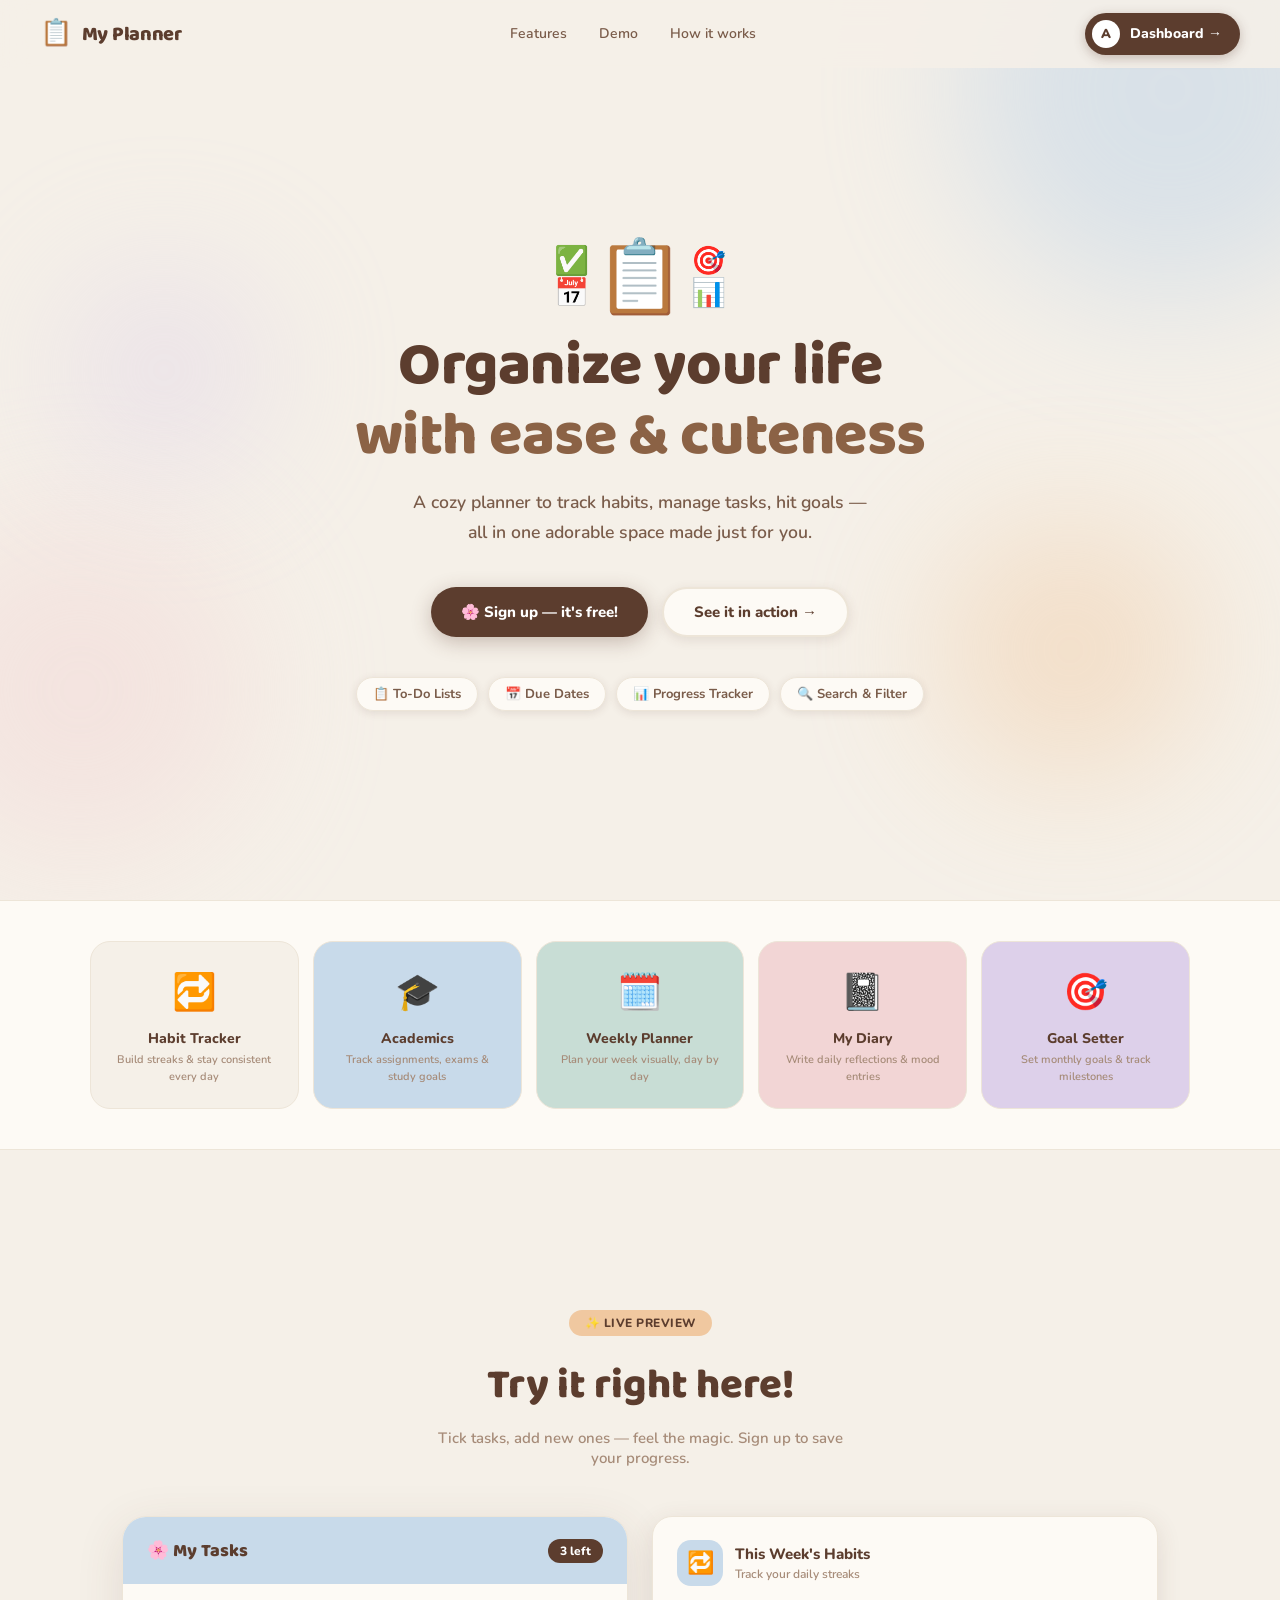
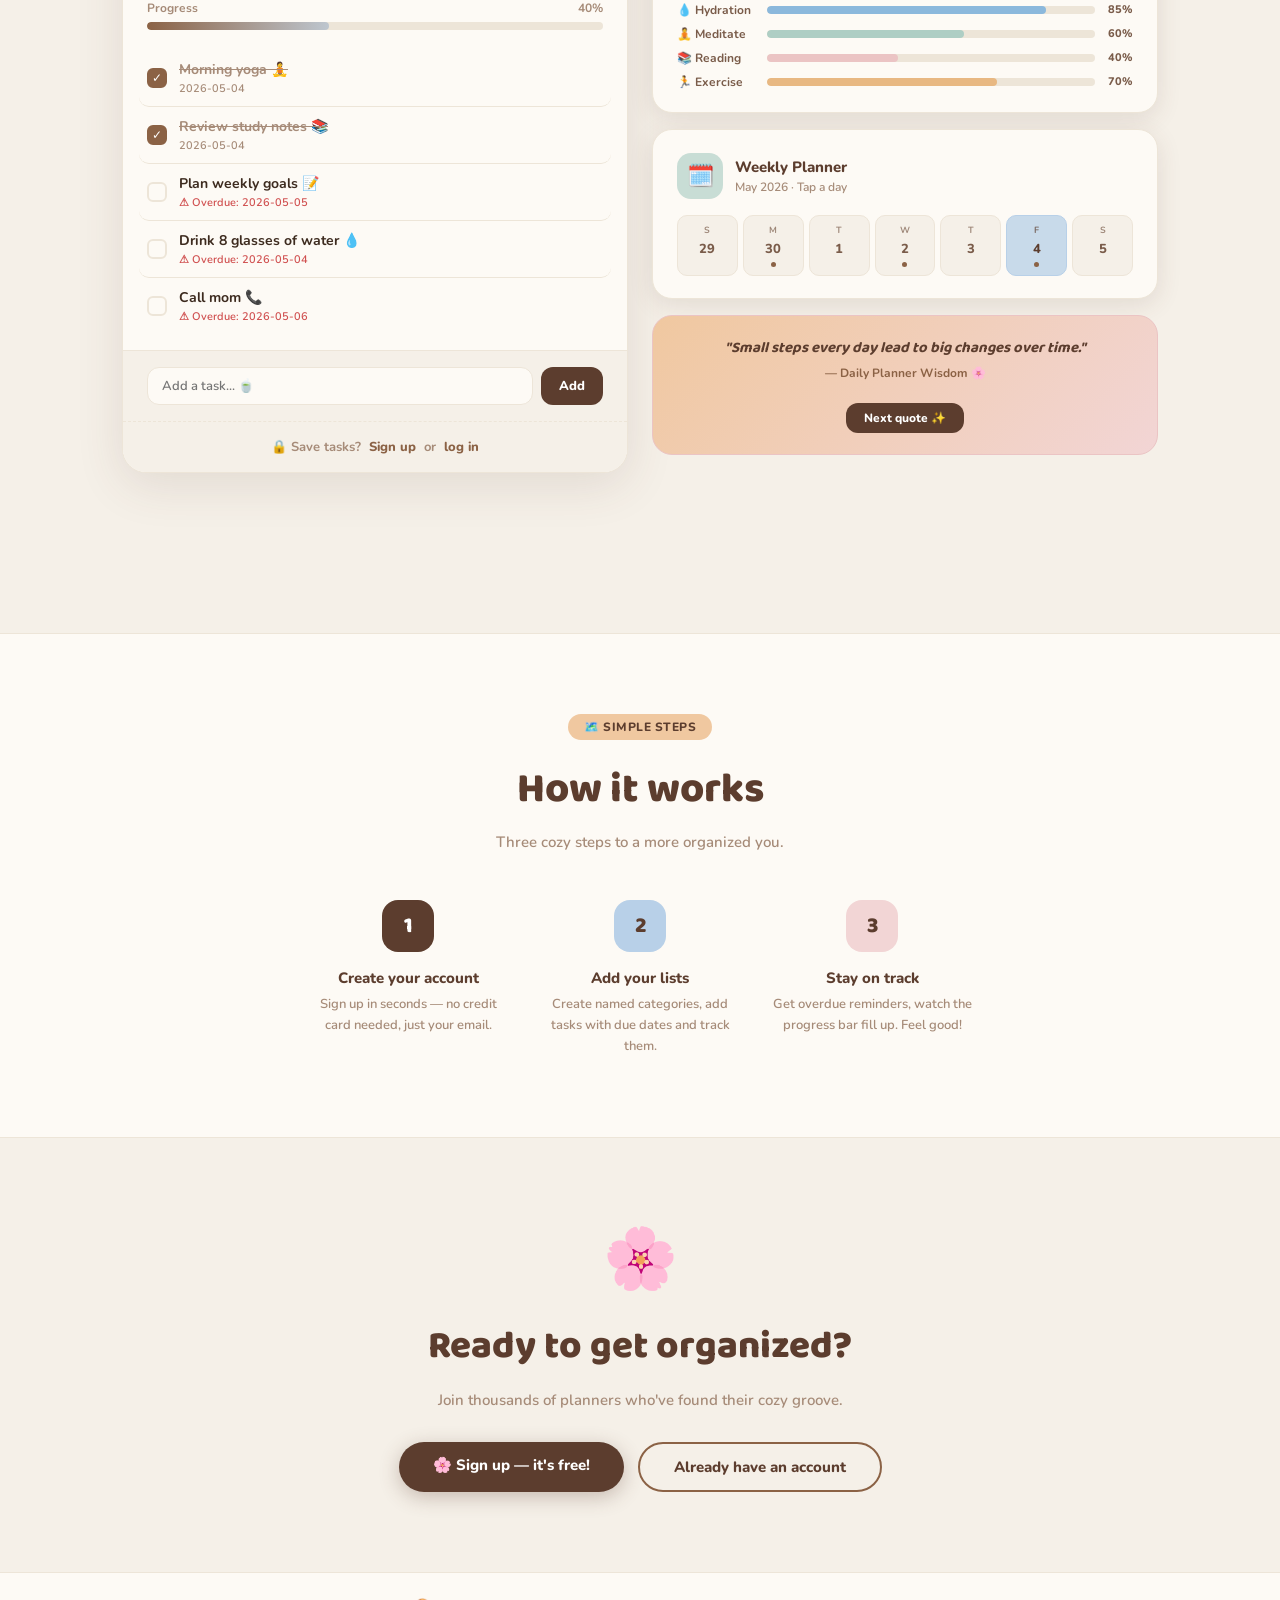
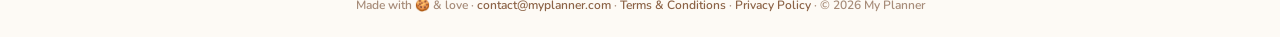
<file: index.html>
<!DOCTYPE html>
<html lang="en">
<head>
<meta charset="UTF-8">
<meta name="viewport" content="width=device-width, initial-scale=1.0">
<title>My Planner — Organize Your Life with Ease</title>
<link href="https://fonts.googleapis.com/css2?family=Nunito:wght@400;600;700;800;900&family=Baloo+2:wght@400;600;700;800;900&display=swap" rel="stylesheet">
<link rel="stylesheet" href="style.css">
</head>
<body>
<!-- NAV -->
<nav id="mainNav">
  <a class="nav-logo" href="#">
    <span class="logo-icon">📋</span>
    <span>My Planner</span>
  </a>
  <div class="nav-links">
    <a href="#features">Features</a>
    <a href="#demo">Demo</a>
    <a href="#how">How it works</a>
  </div>
  <div class="nav-cta">
  <a href="dashboard.html" class="nav-dash-btn">
    <div class="nav-initial">A</div>
    Dashboard →
  </a>
</div>
</nav>

<!-- HERO -->
<section class="hero">
  <div class="hero-bg-blobs">
    <div class="blob blob1"></div><div class="blob blob2"></div>
    <div class="blob blob3"></div><div class="blob blob4"></div>
  </div>
  <div class="hero-content">
    <div class="hero-emoji-cluster">
      <div class="side-emojis"><span>✅</span><span>📅</span></div>
      <div class="main-emoji">📋</div>
      <div class="side-emojis"><span>🎯</span><span>📊</span></div>
    </div>
    <h1>Organize your life<br><span>with ease & cuteness</span></h1>
    <p>A cozy planner to track habits, manage tasks, hit goals — all in one adorable space made just for you.</p>
    <div class="hero-btns">
      <a href="login.html?tab=signup" class="primary">🌸 Sign up — it's free!</a>
      <a href="#demo" class="secondary">See it in action →</a>
    </div>
    <div class="hero-chips">
      <div class="chip">📋 To-Do Lists</div>
      <div class="chip">📅 Due Dates</div>
      <div class="chip">📊 Progress Tracker</div>
      <div class="chip">🔍 Search & Filter</div>
    </div>
  </div>
</section>

<!-- FEATURES STRIP — 5 cards wider -->
<section id="features" class="features-strip">
  <div class="features-inner">
    <div class="feat-card">
      <div class="feat-icon">🔁</div>
      <div class="feat-label">Habit Tracker</div>
      <div class="feat-desc">Build streaks & stay consistent every day</div>
    </div>
    <div class="feat-card">
      <div class="feat-icon">🎓</div>
      <div class="feat-label">Academics</div>
      <div class="feat-desc">Track assignments, exams & study goals</div>
    </div>
    <div class="feat-card">
      <div class="feat-icon">🗓️</div>
      <div class="feat-label">Weekly Planner</div>
      <div class="feat-desc">Plan your week visually, day by day</div>
    </div>
    <div class="feat-card">
      <div class="feat-icon">📓</div>
      <div class="feat-label">My Diary</div>
      <div class="feat-desc">Write daily reflections & mood entries</div>
    </div>
    <div class="feat-card">
      <div class="feat-icon">🎯</div>
      <div class="feat-label">Goal Setter</div>
      <div class="feat-desc">Set monthly goals & track milestones</div>
    </div>
  </div>
</section>

<!-- DEMO SECTION — left demo, right panel -->
<div style="background:var(--cream);padding:5rem 2rem" id="demo">
  <div class="demo-section">
    <div class="demo-section-header">
      <span class="section-tag">✨ Live Preview</span>
      <h2 class="section-title">Try it right here!</h2>
      <p class="section-sub">Tick tasks, add new ones — feel the magic. Sign up to save your progress.</p>
    </div>

    <div class="demo-two-col">
      <!-- LEFT: demo to-do -->
      <div class="demo-box">
        <div class="demo-header">
          <span class="demo-header-title">🌸 My Tasks</span>
          <span class="demo-badge" id="taskBadge">3 left</span>
        </div>
        <div class="demo-progress">
          <div class="demo-prog-label">
            <span>Progress</span><span id="progPercent">40%</span>
          </div>
          <div class="demo-prog-track">
            <div class="demo-prog-fill" id="progFill"></div>
          </div>
        </div>
        <div class="demo-tasks" id="demoTasks"></div>
        <div class="demo-add-row">
          <input type="text" id="demoInput" placeholder="Add a task... 🍵" maxlength="60">
          <button onclick="addDemoTask()">Add</button>
        </div>
        <div class="demo-locked">
          🔒 Save tasks?<a href="login.html?tab=signup">Sign up</a> or <a href="login.html">log in</a>
        </div>
      </div>

      <!-- RIGHT: info panel -->
      <div class="right-panel">

        <!-- Habit tracker mini card -->
        <div class="info-card">
          <div class="info-card-header">
            <div class="info-card-icon ic-blue">🔁</div>
            <div class="info-card-icon-lbl">
              <h4>This Week's Habits</h4>
              <p>Track your daily streaks</p>
            </div>
          </div>
          <div class="mini-habit-list">
            <div class="mini-habit">
              <span class="habit-name">💧 Hydration</span>
              <div class="habit-bar-bg"><div class="habit-bar-fill hb-blue" style="width:85%"></div></div>
              <span class="habit-pct">85%</span>
            </div>
            <div class="mini-habit">
              <span class="habit-name">🧘 Meditate</span>
              <div class="habit-bar-bg"><div class="habit-bar-fill hb-mint" style="width:60%"></div></div>
              <span class="habit-pct">60%</span>
            </div>
            <div class="mini-habit">
              <span class="habit-name">📚 Reading</span>
              <div class="habit-bar-bg"><div class="habit-bar-fill hb-pink" style="width:40%"></div></div>
              <span class="habit-pct">40%</span>
            </div>
            <div class="mini-habit">
              <span class="habit-name">🏃 Exercise</span>
              <div class="habit-bar-bg"><div class="habit-bar-fill hb-peach" style="width:70%"></div></div>
              <span class="habit-pct">70%</span>
            </div>
          </div>
        </div>

        <!-- Weekly planner mini -->
        <div class="info-card">
          <div class="info-card-header">
            <div class="info-card-icon ic-mint">🗓️</div>
            <div class="info-card-icon-lbl">
              <h4>Weekly Planner</h4>
              <p>May 2026 · Tap a day</p>
            </div>
          </div>
          <div class="mini-week" id="miniWeek"></div>
        </div>

        <!-- Quote card -->
        <div class="quote-card">
          <div class="quote-text" id="quoteText">"Small steps every day lead to big changes over time."</div>
          <div class="quote-author">— Daily Planner Wisdom 🌸</div>
          <br>
          <button onclick="nextQuote()" style="background:var(--brown);color:#fff;border:none;border-radius:12px;padding:7px 18px;font-size:12px;font-weight:800;font-family:'Nunito',sans-serif;cursor:pointer;transition:background .2s" onmouseover="this.style.background='var(--brown-light)'" onmouseout="this.style.background='var(--brown)'">Next quote ✨</button>
        </div>

      </div>
    </div>
  </div>
</div>

<!-- HOW IT WORKS -->
<section id="how" class="how-section">
  <span class="section-tag">🗺️ Simple Steps</span>
  <h2 class="section-title">How it works</h2>
  <p class="section-sub" style="margin:0 auto .6rem">Three cozy steps to a more organized you.</p>
  <div class="steps">
    <div class="step">
      <div class="step-num">1</div>
      <h3>Create your account</h3>
      <p>Sign up in seconds — no credit card needed, just your email.</p>
    </div>
    <div class="step">
      <div class="step-num">2</div>
      <h3>Add your lists</h3>
      <p>Create named categories, add tasks with due dates and track them.</p>
    </div>
    <div class="step">
      <div class="step-num">3</div>
      <h3>Stay on track</h3>
      <p>Get overdue reminders, watch the progress bar fill up. Feel good!</p>
    </div>
  </div>
</section>

<!-- CTA -->
<section class="cta-section">
  <span class="cta-emoji">🌸</span>
  <h2>Ready to get organized?</h2>
  <p>Join thousands of planners who've found their cozy groove.</p>
  <div class="cta-btns">
    <a href="login.html?tab=signup" class="primary">🌸 Sign up — it's free!</a>
    <a href="login.html" class="secondary">Already have an account</a>
  </div>
</section>

<footer>
  Made with 🍪 &amp; love · 
  <a href="mailto:contact@myplanner.com">contact@myplanner.com</a> · 
  <a href="#">Terms & Conditions</a> · 
  <a href="#">Privacy Policy</a> · 
  © 2026 My Planner
</footer>
<script src="script.js"></script>
</body>
</html>
</file>
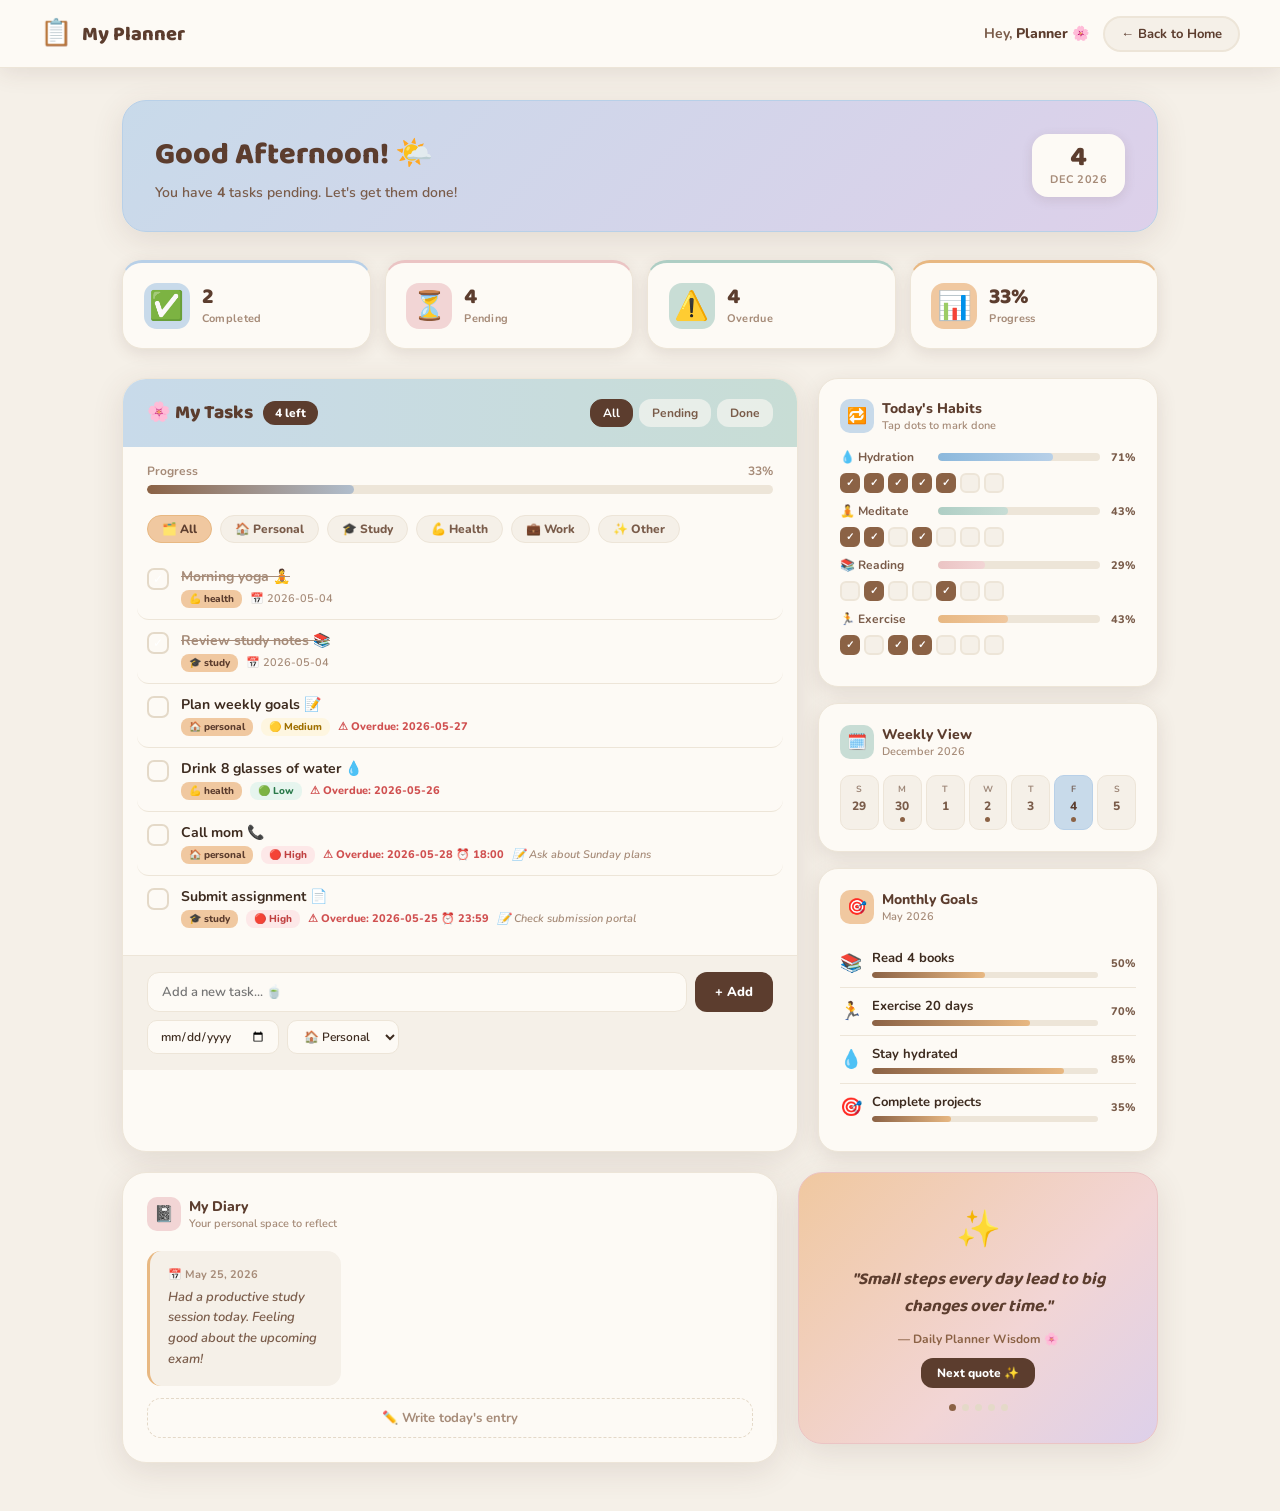
<file: dashboard.html>
<!DOCTYPE html>
<html lang="en">
<head>
<meta charset="UTF-8">
<meta name="viewport" content="width=device-width, initial-scale=1.0">
<title>My Planner — Dashboard</title>
<link href="https://fonts.googleapis.com/css2?family=Nunito:wght@400;600;700;800;900&family=Baloo+2:wght@400;600;700;800;900&display=swap" rel="stylesheet">
<style>
:root {
  --cream:#F5F0E8;--cream2:#EDE5D8;--cream3:#E4D9C8;
  --brown:#5C3D2E;--brown-light:#8B6245;--brown-xl:#C4A882;
  --blue-soft:#B8D0E8;--blue-card:#C8DAEA;
  --pink-soft:#F2D5D5;--pink2:#EBC4C4;
  --mint-soft:#C8DDD5;--mint2:#AECEC4;
  --peach:#F0C8A0;--peach2:#E8B882;
  --lavender:#DDD0EA;--lav2:#C8B8DC;
  --white:#FDFAF5;
  --text-dark:#3D2B1F;--text-mid:#7A5C4A;--text-light:#A68B78;
  --shadow:rgba(92,61,46,0.12);--shadow2:rgba(92,61,46,0.20);
  --nav-h:68px;
}
*{margin:0;padding:0;box-sizing:border-box}
html{scroll-behavior:smooth}
body{background:var(--cream);font-family:'Nunito',sans-serif;color:var(--text-dark);overflow-x:hidden}

/* NAV */
nav{
  position:fixed;top:0;left:0;right:0;z-index:100;height:var(--nav-h);
  background:rgba(253,250,245,0.97);backdrop-filter:blur(14px);
  border-bottom:1.5px solid var(--cream2);box-shadow:0 4px 24px var(--shadow);
  display:flex;align-items:center;justify-content:space-between;padding:0 2.5rem;
}
.nav-logo{display:flex;align-items:center;gap:10px;text-decoration:none}
.nav-logo .logo-icon{font-size:26px;line-height:1}
.nav-logo span{font-family:'Baloo 2',cursive;font-weight:900;font-size:20px;color:var(--brown)}
.nav-right{display:flex;align-items:center;gap:14px}
.nav-greeting{font-size:14px;font-weight:700;color:var(--text-mid)}
.nav-greeting span{color:var(--brown);font-weight:800}
.btn-logout{
  text-decoration:none;font-size:13px;font-weight:700;color:var(--brown);
  padding:7px 16px;border:2px solid var(--cream2);border-radius:20px;
  background:var(--cream);cursor:pointer;transition:all .2s;font-family:'Nunito',sans-serif;
}
.btn-logout:hover{border-color:var(--brown-light);background:var(--brown-light);color:#fff}

/* LAYOUT */
.dashboard{max-width:1100px;margin:0 auto;padding:calc(var(--nav-h) + 2rem) 2rem 3rem;}

/* WELCOME */
.welcome-banner{
  background:linear-gradient(135deg,var(--blue-card) 0%,var(--lavender) 100%);
  border:1.5px solid var(--blue-soft);border-radius:24px;
  padding:1.8rem 2rem;margin-bottom:1.8rem;
  display:flex;align-items:center;justify-content:space-between;flex-wrap:wrap;gap:1rem;
  box-shadow:0 8px 32px var(--shadow);
}
.welcome-text h2{font-family:'Baloo 2',cursive;font-size:clamp(1.4rem,3vw,1.9rem);font-weight:900;color:var(--brown);margin-bottom:4px;}
.welcome-text p{font-size:14px;font-weight:600;color:var(--text-mid)}
.welcome-date{background:var(--white);border-radius:16px;padding:10px 18px;text-align:center;box-shadow:0 3px 12px var(--shadow);}
.welcome-date .date-num{font-family:'Baloo 2',cursive;font-size:28px;font-weight:900;color:var(--brown);line-height:1}
.welcome-date .date-str{font-size:11px;font-weight:700;color:var(--text-light);letter-spacing:.5px;text-transform:uppercase}

/* STATS */
.stats-row{display:grid;grid-template-columns:repeat(4,1fr);gap:14px;margin-bottom:1.8rem;}
@media(max-width:700px){.stats-row{grid-template-columns:repeat(2,1fr)}}
.stat-card{
  background:var(--white);border:1.5px solid var(--cream2);border-radius:20px;
  padding:1.2rem 1.3rem;box-shadow:0 4px 16px var(--shadow);
  display:flex;align-items:center;gap:12px;transition:transform .2s,box-shadow .2s;cursor:default;
}
.stat-card:hover{transform:translateY(-4px);box-shadow:0 10px 28px var(--shadow2)}
.stat-card:nth-child(1){border-top:3px solid var(--blue-soft)}
.stat-card:nth-child(2){border-top:3px solid var(--pink2)}
.stat-card:nth-child(3){border-top:3px solid var(--mint2)}
.stat-card:nth-child(4){border-top:3px solid var(--peach2)}
.stat-icon{font-size:28px;width:46px;height:46px;border-radius:13px;display:flex;align-items:center;justify-content:center;flex-shrink:0}
.si-blue{background:var(--blue-card)}.si-pink{background:var(--pink-soft)}.si-mint{background:var(--mint-soft)}.si-peach{background:var(--peach)}
.stat-info .stat-num{font-family:'Baloo 2',cursive;font-size:22px;font-weight:900;color:var(--brown);line-height:1.1}
.stat-info .stat-lbl{font-size:11px;font-weight:700;color:var(--text-light);letter-spacing:.3px;margin-top:2px}

/* MAIN GRID */
.main-grid{display:grid;grid-template-columns:1fr 340px;gap:20px;align-items:stretch;}
@media(max-width:860px){.main-grid{grid-template-columns:1fr}}

/* TODO PANEL */
.todo-panel{background:var(--white);border:1.5px solid var(--cream2);border-radius:24px;box-shadow:0 8px 32px var(--shadow);overflow:hidden;height:100%;}
.todo-header{background:linear-gradient(90deg,var(--blue-card),var(--mint-soft));padding:1.2rem 1.5rem;display:flex;align-items:center;justify-content:space-between;flex-wrap:wrap;gap:10px;}
.todo-header-left{display:flex;align-items:center;gap:10px}
.todo-header-left h3{font-family:'Baloo 2',cursive;font-size:19px;font-weight:800;color:var(--brown)}
.todo-badge{background:var(--brown);color:#fff;font-size:12px;font-weight:800;padding:4px 12px;border-radius:12px}
.filter-tabs{display:flex;gap:6px}
.filter-tab{padding:5px 12px;border-radius:12px;font-size:12px;font-weight:700;font-family:'Nunito',sans-serif;border:1.5px solid transparent;cursor:pointer;transition:all .2s;background:rgba(253,250,245,0.6);color:var(--text-mid);}
.filter-tab.active{background:var(--brown);color:#fff;border-color:var(--brown)}
.filter-tab:hover:not(.active){background:var(--cream);border-color:var(--cream2)}
.todo-progress{padding:1rem 1.5rem .5rem}
.prog-row{display:flex;justify-content:space-between;font-size:12px;font-weight:700;color:var(--text-light);margin-bottom:6px}
.prog-track{height:9px;background:var(--cream2);border-radius:5px;overflow:hidden}
.prog-fill{height:9px;background:linear-gradient(90deg,var(--brown-light),var(--blue-soft) 120%);border-radius:5px;transition:width .5s ease}
.list-categories{display:flex;gap:8px;padding:.8rem 1.5rem .3rem;overflow-x:auto;scrollbar-width:none;}
.list-categories::-webkit-scrollbar{display:none}
.cat-chip{padding:5px 14px;border-radius:14px;font-size:12px;font-weight:800;white-space:nowrap;cursor:pointer;border:1.5px solid var(--cream2);background:var(--cream);color:var(--text-mid);transition:all .2s;flex-shrink:0;}
.cat-chip.active{background:var(--peach);border-color:var(--peach2);color:var(--brown)}
.cat-chip:hover:not(.active){border-color:var(--brown-xl)}

/* TASKS */
.tasks-list{padding:.5rem 1.5rem 1rem}
.task-item{
  display:flex;align-items:flex-start;gap:12px;padding:11px 10px;
  border-bottom:1px solid var(--cream2);cursor:pointer;
  border-radius:12px;margin:0 -10px;transition:background .15s;
  animation:taskFade .3s ease both;
}
@keyframes taskFade{from{opacity:0;transform:translateX(-8px)}to{opacity:1;transform:translateX(0)}}
.task-item:last-child{border-bottom:none}
.task-item:hover{background:var(--cream)}
.task-cb{width:22px;height:22px;border-radius:7px;border:2px solid var(--cream3);background:var(--white);display:flex;align-items:center;justify-content:center;flex-shrink:0;margin-top:1px;transition:all .2s;font-size:12px;color:#fff;}
.task-cb.done{background:var(--brown-light);border-color:var(--brown-light)}
.task-body{flex:1;min-width:0}
.task-text{font-size:14px;font-weight:700;color:var(--text-dark);transition:color .2s;word-break:break-word}
.task-text.done{text-decoration:line-through;color:var(--text-light)}
.task-meta{display:flex;align-items:center;gap:8px;margin-top:4px;flex-wrap:wrap}
.task-cat-tag{font-size:10px;font-weight:800;padding:2px 8px;border-radius:8px;background:var(--peach);color:var(--brown);}
.task-date{font-size:11px;font-weight:600;color:var(--text-light)}
.task-date.overdue{color:#D05050;font-weight:800}
.task-priority{font-size:10px;font-weight:800;padding:2px 8px;border-radius:8px;background:var(--cream2);color:var(--text-mid)}
.tp-high{background:#fde8e8;color:#c04040}.tp-medium{background:#fef6e0;color:#a07000}.tp-low{background:#e6f5ee;color:#2a7a4a}
.task-note{font-size:11px;font-weight:600;color:var(--text-light);font-style:italic;max-width:180px;overflow:hidden;text-overflow:ellipsis;white-space:nowrap}

/* task action buttons */
.task-actions{display:flex;gap:4px;flex-shrink:0;opacity:0;transition:opacity .15s}
.task-item:hover .task-actions{opacity:1}
.task-edit,.task-del{background:none;border:none;font-size:14px;padding:4px 7px;border-radius:8px;cursor:pointer;transition:background .15s;color:var(--text-light);}
.task-edit:hover{background:var(--blue-card);color:var(--brown)}
.task-del:hover{background:var(--pink-soft);color:#c04040}

/* ADD TASK */
.add-task-area{padding:1rem 1.5rem;background:var(--cream);border-top:1.5px solid var(--cream2);}
.add-task-row{display:flex;gap:8px;margin-bottom:8px}
.add-task-row input{flex:1;border:1.5px solid var(--cream2);border-radius:12px;padding:10px 14px;font-size:13px;font-weight:600;font-family:'Nunito',sans-serif;background:var(--white);color:var(--text-dark);outline:none;transition:border-color .2s;}
.add-task-row input:focus{border-color:var(--brown-light)}
.add-task-btn{background:var(--brown);color:#fff;border:none;border-radius:12px;padding:10px 20px;font-size:13px;font-weight:800;font-family:'Nunito',sans-serif;cursor:pointer;transition:all .2s;white-space:nowrap;}
.add-task-btn:hover{background:var(--brown-light);transform:scale(1.03)}
.add-task-extras{display:flex;gap:8px;flex-wrap:wrap}
.extras-input{border:1.5px solid var(--cream2);border-radius:10px;padding:7px 12px;font-size:12px;font-weight:600;font-family:'Nunito',sans-serif;background:var(--white);color:var(--text-dark);outline:none;transition:border-color .2s;}
.extras-input:focus{border-color:var(--brown-light)}
select.extras-input{cursor:pointer}
.empty-state{text-align:center;padding:2rem 1rem;color:var(--text-light);font-size:14px;font-weight:700;}
.empty-state .empty-emoji{font-size:36px;margin-bottom:.5rem;display:block}

/* SIDEBAR */
.sidebar{display:flex;flex-direction:column;gap:16px}
.side-card{background:var(--white);border:1.5px solid var(--cream2);border-radius:20px;padding:1.3rem;box-shadow:0 6px 20px var(--shadow);transition:transform .2s;}
.side-card:hover{transform:translateY(-3px)}
.side-card-title{display:flex;align-items:center;gap:8px;margin-bottom:1rem;}
.side-card-title .sct-icon{width:34px;height:34px;border-radius:10px;display:flex;align-items:center;justify-content:center;font-size:16px;flex-shrink:0;}
.sct-blue{background:var(--blue-card)}.sct-mint{background:var(--mint-soft)}.sct-pink{background:var(--pink-soft)}.sct-peach{background:var(--peach)}.sct-lav{background:var(--lavender)}
.side-card-title h4{font-size:14px;font-weight:800;color:var(--brown)}
.side-card-title p{font-size:11px;font-weight:600;color:var(--text-light)}

/* HABITS */
.habit-row{display:flex;align-items:center;gap:8px;margin-bottom:8px}
.habit-label{font-size:12px;font-weight:700;color:var(--text-mid);min-width:90px;white-space:nowrap;overflow:hidden;text-overflow:ellipsis}
.habit-bar-bg{flex:1;height:8px;background:var(--cream2);border-radius:4px;overflow:hidden}
.habit-bar-fill{height:8px;border-radius:4px;transition:width .6s ease}
.hb-blue{background:linear-gradient(90deg,#8BB8DC,#B8D0E8)}.hb-mint{background:linear-gradient(90deg,var(--mint2),var(--mint-soft))}.hb-pink{background:linear-gradient(90deg,var(--pink2),var(--pink-soft))}.hb-peach{background:linear-gradient(90deg,var(--peach2),var(--peach))}
.habit-pct{font-size:11px;font-weight:800;color:var(--text-mid);min-width:28px;text-align:right}
.habit-dot{width:20px;height:20px;border-radius:6px;border:2px solid var(--cream2);background:var(--cream);display:flex;align-items:center;justify-content:center;font-size:10px;cursor:pointer;transition:all .2s;color:#fff;font-weight:800;}
.habit-dot.checked{background:var(--brown-light);border-color:var(--brown-light)}
.habit-dot:hover:not(.checked){background:var(--cream3);border-color:var(--brown-xl)}

/* CALENDAR */
.mini-week{display:grid;grid-template-columns:repeat(7,1fr);gap:4px}
.day-cell{display:flex;flex-direction:column;align-items:center;gap:3px;padding:7px 3px;border-radius:10px;background:var(--cream);border:1px solid var(--cream2);font-size:10px;font-weight:700;color:var(--text-mid);cursor:pointer;transition:background .2s;}
.day-cell.today{background:var(--blue-card);border-color:var(--blue-soft);color:var(--brown)}
.day-cell.has-task::after{content:'';width:5px;height:5px;border-radius:50%;background:var(--brown-light)}
.day-cell:hover:not(.today){background:var(--cream3)}
.day-num{font-size:12px;font-weight:800}

/* GOALS */
.goal-item{display:flex;align-items:center;gap:10px;padding:9px 0;border-bottom:1px solid var(--cream2);}
.goal-item:last-child{border-bottom:none}
.goal-icon{font-size:18px}
.goal-info{flex:1}
.goal-name{font-size:13px;font-weight:700;color:var(--text-dark)}
.goal-track{height:6px;background:var(--cream2);border-radius:3px;overflow:hidden;margin-top:5px}
.goal-fill{height:6px;border-radius:3px;background:linear-gradient(90deg,var(--brown-light),var(--peach2))}
.goal-pct{font-size:11px;font-weight:800;color:var(--text-mid);min-width:28px;text-align:right}

/* BOTTOM ROW */
.bottom-row{display:grid;grid-template-columns:1fr 360px;gap:20px;margin-top:20px;align-items:start;}
@media(max-width:860px){.bottom-row{grid-template-columns:1fr}}
.diary-full-card{background:var(--white);border:1.5px solid var(--cream2);border-radius:24px;padding:1.5rem;box-shadow:0 8px 32px var(--shadow);}
.diary-entries-grid{display:grid;grid-template-columns:repeat(auto-fill,minmax(190px,1fr));gap:12px;margin-bottom:12px;min-height:60px;}
.diary-entry{background:var(--cream);border-radius:14px;padding:1rem 1.1rem;border-left:3px solid var(--peach2);transition:transform .2s;}
.diary-entry:hover{transform:translateY(-2px)}
.diary-date{font-size:11px;font-weight:700;color:var(--text-light);margin-bottom:5px}
.diary-text{font-size:13px;font-weight:600;color:var(--text-mid);line-height:1.6;font-style:italic}
.diary-add-btn{width:100%;padding:10px;border-radius:14px;background:none;border:1.5px dashed var(--cream3);font-size:13px;font-weight:700;color:var(--text-light);font-family:'Nunito',sans-serif;cursor:pointer;transition:all .2s;}
.diary-add-btn:hover{background:var(--cream);border-color:var(--brown-xl);color:var(--brown)}
.quote-full-card{background:linear-gradient(135deg,var(--peach) 0%,var(--pink-soft) 60%,var(--lavender) 100%);border:1.5px solid var(--pink2);border-radius:24px;padding:2rem 1.8rem;text-align:center;box-shadow:0 8px 32px var(--shadow);display:flex;flex-direction:column;align-items:center;gap:.7rem;}
.quote-deco{font-size:36px;animation:float 3.5s ease-in-out infinite}
.quote-full-text{font-family:'Baloo 2',cursive;font-size:17px;font-weight:700;color:var(--brown);line-height:1.6;font-style:italic;max-width:280px;}
.quote-full-author{font-size:12px;font-weight:700;color:var(--brown-light)}
.quote-dots{display:flex;gap:6px;justify-content:center;margin-top:.3rem}
.q-dot{width:7px;height:7px;border-radius:50%;background:var(--cream3);transition:background .3s}
.q-dot.active{background:var(--brown-light)}
.quote-btn{background:var(--brown);color:#fff;border:none;border-radius:12px;padding:7px 16px;font-size:12px;font-weight:800;font-family:'Nunito',sans-serif;cursor:pointer;transition:background .2s;}
.quote-btn:hover{background:var(--brown-light)}

/* MODALS */
.modal-overlay{display:none;position:fixed;inset:0;background:rgba(61,43,31,0.35);z-index:200;align-items:center;justify-content:center;backdrop-filter:blur(4px);}
.modal-overlay.open{display:flex}
.modal{background:var(--white);border-radius:24px;padding:2rem;max-width:480px;width:90%;box-shadow:0 20px 60px rgba(92,61,46,0.3);animation:modalIn .3s ease;max-height:90vh;overflow-y:auto;}
@keyframes modalIn{from{opacity:0;transform:scale(.9) translateY(20px)}to{opacity:1;transform:none}}
.modal h3{font-family:'Baloo 2',cursive;font-size:20px;font-weight:800;color:var(--brown);margin-bottom:1.2rem}
.modal textarea{width:100%;height:120px;border:1.5px solid var(--cream2);border-radius:14px;padding:12px;font-size:14px;font-weight:600;font-family:'Nunito',sans-serif;color:var(--text-dark);background:var(--cream);resize:none;outline:none;transition:border-color .2s;}
.modal textarea:focus{border-color:var(--brown-light)}
.modal-btns{display:flex;gap:10px;justify-content:flex-end;margin-top:1rem}
.modal-cancel{background:var(--cream);border:1.5px solid var(--cream2);border-radius:12px;padding:8px 18px;font-size:13px;font-weight:700;font-family:'Nunito',sans-serif;cursor:pointer;color:var(--text-mid);transition:all .2s;}
.modal-cancel:hover{border-color:var(--brown-xl);color:var(--brown)}
.modal-save{background:var(--brown);color:#fff;border:none;border-radius:12px;padding:8px 20px;font-size:13px;font-weight:800;font-family:'Nunito',sans-serif;cursor:pointer;transition:background .2s;}
.modal-save:hover{background:var(--brown-light)}

/* EDIT MODAL FIELDS */
.edit-field{display:flex;flex-direction:column;gap:5px;margin-bottom:12px}
.edit-label{font-size:12px;font-weight:800;color:var(--text-mid);letter-spacing:.3px}
.edit-input{border:1.5px solid var(--cream2);border-radius:12px;padding:9px 13px;font-size:13px;font-weight:600;font-family:'Nunito',sans-serif;color:var(--text-dark);background:var(--cream);outline:none;transition:border-color .2s;width:100%;}
.edit-input:focus{border-color:var(--brown-light);background:var(--white)}
.edit-row-2{display:grid;grid-template-columns:1fr 1fr;gap:12px}

@keyframes float{0%,100%{transform:translateY(0)}50%{transform:translateY(-6px)}}

/* TOAST */
.toast{position:fixed;bottom:2rem;right:2rem;z-index:300;background:var(--brown);color:#fff;font-size:13px;font-weight:700;padding:10px 20px;border-radius:16px;box-shadow:0 8px 24px rgba(92,61,46,.3);transform:translateY(80px);opacity:0;transition:all .35s ease;pointer-events:none;}
.toast.show{transform:translateY(0);opacity:1}

@media(max-width:600px){
  nav{padding:0 1rem}
  .nav-greeting{display:none}
  .dashboard{padding:calc(var(--nav-h) + 1rem) 1rem 2rem}
  .stats-row{grid-template-columns:repeat(2,1fr)}
}
</style>
</head>
<body>

<nav>
  <a class="nav-logo" href="index.html">
    <span class="logo-icon">📋</span>
    <span>My Planner</span>
  </a>
  <div class="nav-right">
    <span class="nav-greeting">Hey, <span>Planner</span> 🌸</span>
    <button class="btn-logout" onclick="window.location.href='index.html'">← Back to Home</button>
  </div>
</nav>

<div class="dashboard">

  <div class="welcome-banner">
    <div class="welcome-text">
      <h2 id="welcomeMsg">Good Morning! ☀️</h2>
      <p id="welcomeSub">You have <strong id="pendingCount">0</strong> tasks pending. Let's get them done!</p>
    </div>
    <div class="welcome-date">
      <div class="date-num" id="dateNum">26</div>
      <div class="date-str" id="dateStr">MAY 2026</div>
    </div>
  </div>

  <div class="stats-row">
    <div class="stat-card"><div class="stat-icon si-blue">✅</div><div class="stat-info"><div class="stat-num" id="statDone">0</div><div class="stat-lbl">Completed</div></div></div>
    <div class="stat-card"><div class="stat-icon si-pink">⏳</div><div class="stat-info"><div class="stat-num" id="statPending">0</div><div class="stat-lbl">Pending</div></div></div>
    <div class="stat-card"><div class="stat-icon si-mint">⚠️</div><div class="stat-info"><div class="stat-num" id="statOverdue">0</div><div class="stat-lbl">Overdue</div></div></div>
    <div class="stat-card"><div class="stat-icon si-peach">📊</div><div class="stat-info"><div class="stat-num" id="statPct">0%</div><div class="stat-lbl">Progress</div></div></div>
  </div>

  <div class="main-grid">

    <div class="todo-panel">
      <div class="todo-header">
        <div class="todo-header-left">
          <h3>🌸 My Tasks</h3>
          <span class="todo-badge" id="todoBadge">0 left</span>
        </div>
        <div class="filter-tabs">
          <button class="filter-tab active" onclick="setFilter('all',this)">All</button>
          <button class="filter-tab" onclick="setFilter('pending',this)">Pending</button>
          <button class="filter-tab" onclick="setFilter('done',this)">Done</button>
        </div>
      </div>
      <div class="todo-progress">
        <div class="prog-row"><span>Progress</span><span id="progPct">0%</span></div>
        <div class="prog-track"><div class="prog-fill" id="progFill" style="width:0%"></div></div>
      </div>
      <div class="list-categories">
        <div class="cat-chip active" onclick="setCat('all',this)">🗂️ All</div>
        <div class="cat-chip" onclick="setCat('personal',this)">🏠 Personal</div>
        <div class="cat-chip" onclick="setCat('study',this)">🎓 Study</div>
        <div class="cat-chip" onclick="setCat('health',this)">💪 Health</div>
        <div class="cat-chip" onclick="setCat('work',this)">💼 Work</div>
        <div class="cat-chip" onclick="setCat('other',this)">✨ Other</div>
      </div>
      <div class="tasks-list" id="tasksList"></div>
      <div class="add-task-area">
        <div class="add-task-row">
          <input type="text" id="taskInput" placeholder="Add a new task... 🍵" maxlength="80">
          <button class="add-task-btn" onclick="addTask()">+ Add</button>
        </div>
        <div class="add-task-extras">
          <input type="date" class="extras-input" id="taskDate">
          <select class="extras-input" id="taskCat">
            <option value="personal">🏠 Personal</option>
            <option value="study">🎓 Study</option>
            <option value="health">💪 Health</option>
            <option value="work">💼 Work</option>
            <option value="other">✨ Other</option>
          </select>
        </div>
      </div>
    </div>

    <div class="sidebar">
      <div class="side-card">
        <div class="side-card-title"><div class="sct-icon sct-blue">🔁</div><div><h4>Today's Habits</h4><p>Tap dots to mark done</p></div></div>
        <div id="habitList"></div>
      </div>
      <div class="side-card">
        <div class="side-card-title"><div class="sct-icon sct-mint">🗓️</div><div><h4>Weekly View</h4><p id="weekLabel">May 2026</p></div></div>
        <div class="mini-week" id="miniWeek"></div>
      </div>
      <div class="side-card">
        <div class="side-card-title"><div class="sct-icon sct-peach">🎯</div><div><h4>Monthly Goals</h4><p>May 2026</p></div></div>
        <div id="goalsList"></div>
      </div>
    </div>
  </div>

  <div class="bottom-row">
    <div class="diary-full-card">
      <div class="side-card-title" style="margin-bottom:1.2rem">
        <div class="sct-icon sct-pink">📓</div>
        <div><h4>My Diary</h4><p>Your personal space to reflect</p></div>
      </div>
      <div class="diary-entries-grid" id="diaryEntries"></div>
      <button class="diary-add-btn" onclick="openDiary()">✏️ Write today's entry</button>
    </div>
    <div class="quote-full-card">
      <div class="quote-deco">✨</div>
      <div class="quote-full-text" id="quoteText">"Small steps every day lead to big changes over time."</div>
      <div class="quote-full-author">— Daily Planner Wisdom 🌸</div>
      <button class="quote-btn" onclick="nextQuote()">Next quote ✨</button>
      <div class="quote-dots" id="quoteDots"></div>
    </div>
  </div>
</div>

<!-- EDIT TASK MODAL -->
<div class="modal-overlay" id="editModal">
  <div class="modal">
    <h3>✏️ Edit Task</h3>
    <input type="hidden" id="editId">
    <div class="edit-field">
      <label class="edit-label">📝 Task Name</label>
      <input type="text" class="edit-input" id="editText" maxlength="80" placeholder="Task name...">
    </div>
    <div class="edit-row-2">
      <div class="edit-field">
        <label class="edit-label">📅 Due Date</label>
        <input type="date" class="edit-input" id="editDate">
      </div>
      <div class="edit-field">
        <label class="edit-label">⏰ Time</label>
        <input type="time" class="edit-input" id="editTime">
      </div>
    </div>
    <div class="edit-row-2">
      <div class="edit-field">
        <label class="edit-label">🗂️ Category</label>
        <select class="edit-input" id="editCat">
          <option value="personal">🏠 Personal</option>
          <option value="study">🎓 Study</option>
          <option value="health">💪 Health</option>
          <option value="work">💼 Work</option>
          <option value="other">✨ Other</option>
        </select>
      </div>
      <div class="edit-field">
        <label class="edit-label">🚦 Priority</label>
        <select class="edit-input" id="editPriority">
          <option value="">— None —</option>
          <option value="high">🔴 High</option>
          <option value="medium">🟡 Medium</option>
          <option value="low">🟢 Low</option>
        </select>
      </div>
    </div>
    <div class="edit-field">
      <label class="edit-label">🗒️ Note</label>
      <textarea class="edit-input" id="editNote" rows="2" placeholder="Add extra details..." style="resize:none;height:70px"></textarea>
    </div>
    <div class="modal-btns">
      <button class="modal-cancel" onclick="closeEdit()">Cancel</button>
      <button class="modal-save" onclick="saveEdit()">Save Changes ✨</button>
    </div>
  </div>
</div>

<!-- DIARY MODAL -->
<div class="modal-overlay" id="diaryModal">
  <div class="modal">
    <h3>📓 Today's Diary Entry</h3>
    <textarea id="diaryInput" placeholder="How was your day? Write anything..."></textarea>
    <div class="modal-btns">
      <button class="modal-cancel" onclick="closeDiary()">Cancel</button>
      <button class="modal-save" onclick="saveDiary()">Save ✨</button>
    </div>
  </div>
</div>

<div class="toast" id="toast"></div>

<script>
let tasks = [
  {id:1,text:'Morning yoga 🧘',done:true,date:'2026-05-04',cat:'health',time:'',priority:'',note:''},
  {id:2,text:'Review study notes 📚',done:true,date:'2026-05-04',cat:'study',time:'',priority:'',note:''},
  {id:3,text:'Plan weekly goals 📝',done:false,date:'2026-05-27',cat:'personal',time:'',priority:'medium',note:''},
  {id:4,text:'Drink 8 glasses of water 💧',done:false,date:'2026-05-26',cat:'health',time:'',priority:'low',note:''},
  {id:5,text:'Call mom 📞',done:false,date:'2026-05-28',cat:'personal',time:'18:00',priority:'high',note:'Ask about Sunday plans'},
  {id:6,text:'Submit assignment 📄',done:false,date:'2026-05-25',cat:'study',time:'23:59',priority:'high',note:'Check submission portal'},
];

let habits = [
  {id:1,name:'💧 Hydration',days:[true,true,true,true,true,false,false],color:'hb-blue'},
  {id:2,name:'🧘 Meditate',days:[true,true,false,true,false,false,false],color:'hb-mint'},
  {id:3,name:'📚 Reading',days:[false,true,false,false,true,false,false],color:'hb-pink'},
  {id:4,name:'🏃 Exercise',days:[true,false,true,true,false,false,false],color:'hb-peach'},
];

let goals = [
  {icon:'📚',name:'Read 4 books',progress:50},
  {icon:'🏃',name:'Exercise 20 days',progress:70},
  {icon:'💧',name:'Stay hydrated',progress:85},
  {icon:'🎯',name:'Complete projects',progress:35},
];

let diary = [
  {date:'May 25, 2026',text:'Had a productive study session today. Feeling good about the upcoming exam!'},
];

const quotes = [
  {text:'"Small steps every day lead to big changes over time."',author:'Daily Planner Wisdom 🌸'},
  {text:'"You don\'t have to be perfect, just consistent."',author:'Habit Science 📊'},
  {text:'"A goal without a plan is just a wish."',author:'Antoine de Saint-Exupéry 🎯'},
  {text:'"Organize your life, free your mind."',author:'My Planner Community 📋'},
  {text:'"Progress, not perfection — every tick counts."',author:'Your Future Self ✅'},
];

let nid=20, qi=0, currentFilter='all', currentCat='all';
const todayStr = new Date().toISOString().split('T')[0];

function initWelcome() {
  const now = new Date();
  const h = now.getHours();
  document.getElementById('welcomeMsg').textContent = h<12?'Good Morning! ☀️':h<17?'Good Afternoon! 🌤️':'Good Evening! 🌙';
  const months=['JAN','FEB','MAR','APR','MAY','JUN','JUL','AUG','SEP','OCT','NOV','DEC'];
  document.getElementById('dateNum').textContent = now.getDate();
  document.getElementById('dateStr').textContent = months[now.getMonth()]+' '+now.getFullYear();
  document.getElementById('weekLabel').textContent = now.toLocaleDateString('en-US',{month:'long',year:'numeric'});
}

function isOverdue(d){return d && d<todayStr}

function getFiltered(){
  return tasks.filter(t=>{
    const mf=currentFilter==='all'||(currentFilter==='done'?t.done:!t.done);
    const mc=currentCat==='all'||t.cat===currentCat;
    return mf&&mc;
  });
}

function catEmoji(c){return {personal:'🏠',study:'🎓',health:'💪',work:'💼',other:'✨'}[c]||'📌'}
function priorityLabel(p){return {high:'🔴 High',medium:'🟡 Medium',low:'🟢 Low'}[p]||''}

function renderTasks(){
  const list=getFiltered();
  const el=document.getElementById('tasksList');
  if(!list.length){
    el.innerHTML=`<div class="empty-state"><span class="empty-emoji">✨</span>No tasks here! Add one below.</div>`;
  } else {
    el.innerHTML=list.map(t=>`
      <div class="task-item" onclick="toggleTask(${t.id})">
        <div class="task-cb ${t.done?'checked':''}">${t.done?'✓':''}</div>
        <div class="task-body">
          <div class="task-text ${t.done?'done':''}">${t.text}</div>
          <div class="task-meta">
            <span class="task-cat-tag">${catEmoji(t.cat)} ${t.cat}</span>
            ${t.priority?`<span class="task-priority tp-${t.priority}">${priorityLabel(t.priority)}</span>`:''}
            ${t.date?`<span class="task-date ${isOverdue(t.date)&&!t.done?'overdue':''}">${isOverdue(t.date)&&!t.done?'⚠ Overdue: ':'📅 '}${t.date}${t.time?' ⏰ '+t.time:''}</span>`:(t.time?`<span class="task-date">⏰ ${t.time}</span>`:'')}
            ${t.note?`<span class="task-note">📝 ${t.note}</span>`:''}
          </div>
        </div>
        <div class="task-actions">
          <button class="task-edit" onclick="openEdit(event,${t.id})" title="Edit">✏️</button>
          <button class="task-del" onclick="deleteTask(event,${t.id})" title="Delete">🗑</button>
        </div>
      </div>`).join('');
  }
  updateStats();
}

function updateStats(){
  const done=tasks.filter(t=>t.done).length;
  const total=tasks.length;
  const pending=total-done;
  const overdue=tasks.filter(t=>!t.done&&isOverdue(t.date)).length;
  const pct=total?Math.round(done/total*100):0;
  document.getElementById('statDone').textContent=done;
  document.getElementById('statPending').textContent=pending;
  document.getElementById('statOverdue').textContent=overdue;
  document.getElementById('statPct').textContent=pct+'%';
  document.getElementById('pendingCount').textContent=pending;
  document.getElementById('todoBadge').textContent=pending+' left';
  document.getElementById('progFill').style.width=pct+'%';
  document.getElementById('progPct').textContent=pct+'%';
}

function toggleTask(id){
  const t=tasks.find(x=>x.id===id);
  if(t){t.done=!t.done;renderTasks();showToast(t.done?'Task done! 🎉':'Marked as pending');}
}

function deleteTask(e,id){
  e.stopPropagation();
  tasks=tasks.filter(t=>t.id!==id);
  renderTasks();showToast('Task deleted 🗑️');
}

function addTask(){
  const inp=document.getElementById('taskInput'),val=inp.value.trim();
  if(!val)return;
  tasks.push({id:nid++,text:val,done:false,date:document.getElementById('taskDate').value,cat:document.getElementById('taskCat').value,time:'',priority:'',note:''});
  inp.value='';
  currentFilter='all';currentCat='all';
  document.querySelectorAll('.filter-tab').forEach((t,i)=>t.classList.toggle('active',i===0));
  document.querySelectorAll('.cat-chip').forEach((t,i)=>t.classList.toggle('active',i===0));
  renderTasks();showToast('Task added! 🌸');
}

document.getElementById('taskInput').addEventListener('keydown',e=>{if(e.key==='Enter')addTask();});

function setFilter(f,el){currentFilter=f;document.querySelectorAll('.filter-tab').forEach(t=>t.classList.remove('active'));el.classList.add('active');renderTasks();}
function setCat(c,el){currentCat=c;document.querySelectorAll('.cat-chip').forEach(t=>t.classList.remove('active'));el.classList.add('active');renderTasks();}

// EDIT
function openEdit(e,id){
  e.stopPropagation();
  const t=tasks.find(x=>x.id===id);
  if(!t)return;
  document.getElementById('editId').value=id;
  document.getElementById('editText').value=t.text;
  document.getElementById('editDate').value=t.date||'';
  document.getElementById('editTime').value=t.time||'';
  document.getElementById('editCat').value=t.cat||'personal';
  document.getElementById('editPriority').value=t.priority||'';
  document.getElementById('editNote').value=t.note||'';
  document.getElementById('editModal').classList.add('open');
}
function closeEdit(){document.getElementById('editModal').classList.remove('open');}
function saveEdit(){
  const id=parseInt(document.getElementById('editId').value);
  const t=tasks.find(x=>x.id===id);
  if(!t)return;
  t.text=document.getElementById('editText').value.trim()||t.text;
  t.date=document.getElementById('editDate').value;
  t.time=document.getElementById('editTime').value;
  t.cat=document.getElementById('editCat').value;
  t.priority=document.getElementById('editPriority').value;
  t.note=document.getElementById('editNote').value.trim();
  closeEdit();renderTasks();showToast('Task updated! ✏️');
}
document.getElementById('editModal').addEventListener('click',function(e){if(e.target===this)closeEdit();});

// HABITS
function renderHabits(){
  document.getElementById('habitList').innerHTML=habits.map((h,hi)=>{
    const pct=Math.round(h.days.filter(Boolean).length/7*100);
    const dots=h.days.map((d,di)=>`<div class="habit-dot ${d?'checked':''}" onclick="toggleHabit(${hi},${di})">${d?'✓':''}</div>`).join('');
    return `<div class="habit-row"><span class="habit-label">${h.name}</span><div class="habit-bar-bg"><div class="habit-bar-fill ${h.color}" style="width:${pct}%"></div></div><span class="habit-pct">${pct}%</span></div><div style="display:flex;gap:4px;margin-bottom:10px">${dots}</div>`;
  }).join('');
}
function toggleHabit(hi,di){habits[hi].days[di]=!habits[hi].days[di];renderHabits();showToast(habits[hi].days[di]?'✓ Habit marked!':'Habit unmarked');}

// CALENDAR
function renderCalendar(){
  const now=new Date();
  const labels=['S','M','T','W','T','F','S'];
  const taskedDays=[1,3,5];
  document.getElementById('miniWeek').innerHTML=labels.map((d,i)=>{
    const date=new Date(now);date.setDate(now.getDate()-now.getDay()+i);
    const isToday=date.toDateString()===now.toDateString();
    return `<div class="day-cell ${isToday?'today':''} ${taskedDays.includes(i)?'has-task':''}"><span style="font-size:9px;opacity:.7">${d}</span><span class="day-num">${date.getDate()}</span></div>`;
  }).join('');
}

// GOALS
function renderGoals(){
  document.getElementById('goalsList').innerHTML=goals.map(g=>`<div class="goal-item"><div class="goal-icon">${g.icon}</div><div class="goal-info"><div class="goal-name">${g.name}</div><div class="goal-track"><div class="goal-fill" style="width:${g.progress}%"></div></div></div><div class="goal-pct">${g.progress}%</div></div>`).join('');
}

// DIARY
function renderDiary(){
  const el=document.getElementById('diaryEntries');
  if(!diary.length){el.innerHTML=`<div style="grid-column:1/-1;text-align:center;padding:1.5rem;font-size:13px;font-weight:700;color:var(--text-light)">📝 No entries yet. Write your first one!</div>`;return;}
  el.innerHTML=diary.slice().reverse().map(d=>`<div class="diary-entry"><div class="diary-date">📅 ${d.date}</div><div class="diary-text">${d.text}</div></div>`).join('');
}
function openDiary(){document.getElementById('diaryModal').classList.add('open');document.getElementById('diaryInput').focus();}
function closeDiary(){document.getElementById('diaryModal').classList.remove('open');document.getElementById('diaryInput').value='';}
function saveDiary(){
  const text=document.getElementById('diaryInput').value.trim();
  if(!text)return;
  const now=new Date();
  diary.push({date:now.toLocaleDateString('en-US',{month:'long',day:'numeric',year:'numeric'}),text});
  closeDiary();renderDiary();showToast('Diary entry saved 📓');
}
document.getElementById('diaryModal').addEventListener('click',function(e){if(e.target===this)closeDiary();});

// QUOTES
function renderQuoteDots(){
  const el=document.getElementById('quoteDots');
  if(!el)return;
  el.innerHTML=quotes.map((_,i)=>`<div class="q-dot ${i===qi?'active':''}"></div>`).join('');
}
function nextQuote(){
  qi=(qi+1)%quotes.length;
  const el=document.getElementById('quoteText');
  el.style.opacity='0';el.style.transform='translateY(6px)';
  setTimeout(()=>{el.textContent=quotes[qi].text;el.style.transition='opacity .35s,transform .35s';el.style.opacity='1';el.style.transform='translateY(0)';renderQuoteDots();},220);
}

// TOAST
function showToast(msg){const t=document.getElementById('toast');t.textContent=msg;t.classList.add('show');setTimeout(()=>t.classList.remove('show'),2500);}

// INIT
initWelcome();renderTasks();renderHabits();renderCalendar();renderGoals();renderDiary();renderQuoteDots();
</script>
</body>
</html>
</file>
<file: style.css>
:root {
  --cream:#F5F0E8;--cream2:#EDE5D8;--cream3:#E4D9C8;
  --brown:#5C3D2E;--brown-light:#8B6245;--brown-xl:#C4A882;
  --blue-soft:#B8D0E8;--blue-card:#C8DAEA;
  --pink-soft:#F2D5D5;--pink2:#EBC4C4;
  --mint-soft:#C8DDD5;--mint2:#AECEC4;
  --peach:#F0C8A0;--peach2:#E8B882;
  --lavender:#DDD0EA;--lav2:#C8B8DC;
  --white:#FDFAF5;
  --text-dark:#3D2B1F;--text-mid:#7A5C4A;--text-light:#A68B78;
  --shadow:rgba(92,61,46,0.12);--shadow2:rgba(92,61,46,0.20);
  --nav-h:68px;
}
*{margin:0;padding:0;box-sizing:border-box}
html{scroll-behavior:smooth}
body{background:var(--cream);font-family:'Nunito',sans-serif;color:var(--text-dark);overflow-x:hidden}

/* ── NAV ── */
nav{
  position:fixed;top:0;left:0;right:0;z-index:100;height:var(--nav-h);
  background:rgba(245,240,232,0.88);backdrop-filter:blur(14px);
  border-bottom:1.5px solid transparent;
  display:flex;align-items:center;justify-content:space-between;padding:0 2.5rem;
  transition:background .35s,border-color .35s,box-shadow .35s;
}
nav.scrolled{background:rgba(253,250,245,0.97);border-bottom-color:var(--cream2);box-shadow:0 4px 24px var(--shadow)}
.nav-logo{display:flex;align-items:center;gap:10px;text-decoration:none}
.nav-logo .logo-icon{font-size:26px;line-height:1}
.nav-logo span{font-family:'Baloo 2',cursive;font-weight:900;font-size:20px;color:var(--brown);letter-spacing:-.3px}
.nav-links{display:flex;align-items:center;gap:4px}
.nav-links a{
  text-decoration:none;font-size:14px;font-weight:600;color:var(--text-mid);
  padding:8px 14px;border-radius:20px;position:relative;transition:color .2s,background .2s;
}
.nav-links a::after{
  content:'';position:absolute;bottom:5px;left:50%;transform:translateX(-50%);
  width:0;height:2px;background:var(--brown-light);border-radius:2px;transition:width .25s;
}
.nav-links a:hover{color:var(--brown);background:rgba(92,61,46,.07)}
.nav-links a:hover::after{width:60%}
.nav-cta{display:flex;align-items:center;gap:10px}
.btn-login{
  text-decoration:none;font-size:14px;font-weight:700;color:var(--brown);
  padding:8px 18px;border:2px solid var(--brown-light);border-radius:20px;
  transition:background .2s,color .2s,transform .15s;
}
.btn-login:hover{background:var(--brown-light);color:#fff;transform:translateY(-1px)}
.btn-signup{
  text-decoration:none;font-size:14px;font-weight:700;color:#fff;
  padding:9px 20px;background:var(--brown);border-radius:20px;border:2px solid var(--brown);
  transition:background .2s,transform .15s,box-shadow .2s;box-shadow:0 3px 10px rgba(92,61,46,.25);
}
.btn-signup:hover{background:var(--brown-light);border-color:var(--brown-light);transform:translateY(-2px);box-shadow:0 6px 18px rgba(92,61,46,.3)}

.nav-dash-btn {
  display:flex;align-items:center;gap:10px;text-decoration:none;
  padding:7px 18px 7px 7px;border-radius:25px;
  background:var(--brown);color:#fff;
  font-size:14px;font-weight:800;
  transition:all .2s;box-shadow:0 3px 12px rgba(92,61,46,.3);
}
.nav-dash-btn:hover {
  background:var(--brown-light);transform:translateY(-2px);
  box-shadow:0 6px 18px rgba(92,61,46,.35);
}
.nav-initial {
  width:28px;height:28px;border-radius:50%;
  background:#fff;color:var(--brown);
  display:flex;align-items:center;justify-content:center;
  font-size:13px;font-weight:900;
}

/* ── HERO ── */
.hero{
  min-height:100vh;display:flex;flex-direction:column;align-items:center;justify-content:center;
  padding:calc(var(--nav-h) + 3rem) 2rem 4rem;position:relative;overflow:hidden;text-align:center;
}
.hero-bg-blobs{position:absolute;inset:0;pointer-events:none;z-index:0}
.blob{position:absolute;border-radius:50%;filter:blur(70px);opacity:.45}
.blob1{width:420px;height:420px;background:var(--blue-soft);top:-120px;right:-100px}
.blob2{width:340px;height:340px;background:var(--pink-soft);bottom:40px;left:-90px}
.blob3{width:260px;height:260px;background:var(--peach);bottom:120px;right:80px}
.blob4{width:200px;height:200px;background:var(--lavender);top:30%;left:5%}

.hero-content{position:relative;z-index:1;max-width:660px}

/* emoji cluster replacing bear */
.hero-emoji-cluster{
  display:flex;align-items:center;justify-content:center;gap:6px;
  margin-bottom:1.2rem;
  animation:float 3.5s ease-in-out infinite;
}
.hero-emoji-cluster .main-emoji{font-size:72px;line-height:1}
.hero-emoji-cluster .side-emojis{display:flex;flex-direction:column;gap:4px}
.hero-emoji-cluster .side-emojis span{font-size:28px;line-height:1;animation:float 3.5s ease-in-out infinite}
.hero-emoji-cluster .side-emojis span:nth-child(2){animation-delay:.6s}
@keyframes float{0%,100%{transform:translateY(0)}50%{transform:translateY(-12px)}}

.hero h1{
  font-family:'Baloo 2',cursive;
  font-size:clamp(2.4rem,6vw,3.8rem);font-weight:900;color:var(--brown);
  line-height:1.15;margin-bottom:1rem;letter-spacing:-.5px;
}
.hero h1 span{color:var(--brown-light)}
.hero p{
  font-size:1.1rem;font-weight:600;color:var(--text-mid);line-height:1.7;
  margin-bottom:2.5rem;max-width:460px;margin-left:auto;margin-right:auto;
}
.hero-btns{display:flex;gap:14px;justify-content:center;flex-wrap:wrap}
.hero-btns a{
  text-decoration:none;font-size:15px;font-weight:800;padding:13px 30px;border-radius:25px;
  transition:transform .2s,box-shadow .2s;display:flex;align-items:center;gap:8px;
}
.hero-btns .primary{background:var(--brown);color:#fff;box-shadow:0 5px 20px rgba(92,61,46,.3)}
.hero-btns .primary:hover{transform:translateY(-3px);box-shadow:0 10px 28px rgba(92,61,46,.35)}
.hero-btns .secondary{background:var(--white);color:var(--brown);border:2px solid var(--cream2);box-shadow:0 3px 12px var(--shadow)}
.hero-btns .secondary:hover{transform:translateY(-3px);border-color:var(--brown-light)}

.hero-chips{display:flex;gap:10px;justify-content:center;flex-wrap:wrap;margin-top:2.5rem}
.chip{
  background:var(--white);border:1.5px solid var(--cream2);
  padding:7px 16px;border-radius:20px;font-size:13px;font-weight:700;color:var(--text-mid);
  display:flex;align-items:center;gap:6px;box-shadow:0 2px 8px var(--shadow);
  animation:fadeUp .6s both;
}
.chip:nth-child(1){animation-delay:.1s}.chip:nth-child(2){animation-delay:.2s}
.chip:nth-child(3){animation-delay:.3s}.chip:nth-child(4){animation-delay:.4s}
@keyframes fadeUp{from{opacity:0;transform:translateY(16px)}to{opacity:1;transform:translateY(0)}}

/* ── FEATURES STRIP — wider cards, 5 cols ── */
.features-strip{
  padding:2.5rem 2rem;
  background:var(--white);
  border-top:1.5px solid var(--cream2);border-bottom:1.5px solid var(--cream2);
}
.features-inner{
  display:grid;
  grid-template-columns:repeat(5,1fr);
  gap:14px;
  max-width:1100px;margin:0 auto;
}
@media(max-width:900px){.features-inner{grid-template-columns:repeat(3,1fr)}}
@media(max-width:560px){.features-inner{grid-template-columns:repeat(2,1fr)}}

.feat-card{
  background:var(--cream);border:1.5px solid var(--cream2);border-radius:20px;
  padding:1.6rem 1.2rem 1.4rem;text-align:center;
  transition:transform .25s,box-shadow .25s,border-color .25s;cursor:pointer;
}
.feat-card:hover{transform:translateY(-7px);box-shadow:0 14px 32px var(--shadow);border-color:var(--brown-light)}
.feat-card:nth-child(1){background:var(--cream)}
.feat-card:nth-child(2){background:var(--blue-card)}
.feat-card:nth-child(3){background:var(--mint-soft)}
.feat-card:nth-child(4){background:var(--pink-soft)}
.feat-card:nth-child(5){background:var(--lavender)}
.feat-icon{font-size:36px;margin-bottom:.8rem}
.feat-label{font-size:14px;font-weight:800;color:var(--brown);margin-bottom:4px}
.feat-desc{font-size:11px;font-weight:600;color:var(--text-light);line-height:1.5}

/* ── DEMO + SIDEBAR SECTION ── */
.demo-section{
  padding:5rem 2rem;
  max-width:1100px;margin:0 auto;
}
.demo-section-header{text-align:center;margin-bottom:3rem}
.section-tag{
  display:inline-block;background:var(--peach);color:var(--brown);
  font-size:12px;font-weight:800;padding:5px 16px;border-radius:15px;
  letter-spacing:.5px;margin-bottom:1rem;text-transform:uppercase;
}
.section-title{
  font-family:'Baloo 2',cursive;font-size:clamp(1.8rem,4vw,2.6rem);
  font-weight:800;color:var(--brown);margin-bottom:.6rem;
}
.section-sub{font-size:15px;color:var(--text-light);font-weight:600;max-width:420px;margin:0 auto}

/* two-col layout */
.demo-two-col{
  display:grid;grid-template-columns:1fr 1fr;gap:24px;align-items:start;
}
@media(max-width:760px){.demo-two-col{grid-template-columns:1fr}}

/* LEFT — demo box */
.demo-box{
  background:var(--white);border:1.5px solid var(--cream2);border-radius:24px;
  box-shadow:0 12px 48px var(--shadow);overflow:hidden;
}
.demo-header{
  background:var(--blue-card);padding:1.2rem 1.5rem;
  display:flex;align-items:center;justify-content:space-between;
}
.demo-header-title{font-family:'Baloo 2',cursive;font-size:18px;font-weight:800;color:var(--brown)}
.demo-badge{background:var(--brown);color:#fff;font-size:12px;font-weight:800;padding:4px 12px;border-radius:12px}
.demo-progress{padding:1rem 1.5rem .5rem}
.demo-prog-label{display:flex;justify-content:space-between;font-size:12px;font-weight:700;color:var(--text-light);margin-bottom:6px}
.demo-prog-track{height:8px;background:var(--cream2);border-radius:4px;overflow:hidden}
.demo-prog-fill{height:8px;background:linear-gradient(90deg,#8B6245,#C8DAEA 120%);border-radius:4px;width:40%;transition:width .5s}
.demo-tasks{padding:.75rem 1.5rem 1rem}
.demo-task{
  display:flex;align-items:center;gap:12px;padding:10px 8px;
  border-bottom:1px solid var(--cream2);cursor:pointer;user-select:none;
  transition:background .15s;border-radius:10px;margin:0 -8px;
}
.demo-task:last-child{border-bottom:none}
.demo-task:hover{background:var(--cream)}
.demo-cb{
  width:20px;height:20px;border-radius:6px;border:2px solid var(--cream2);
  background:var(--white);display:flex;align-items:center;justify-content:center;
  flex-shrink:0;transition:background .2s,border-color .2s;font-size:12px;color:#fff;
}
.demo-cb.checked{background:var(--brown-light);border-color:var(--brown-light)}
.demo-task-info{flex:1}
.demo-task-text{font-size:14px;font-weight:700;color:var(--text-dark);transition:color .2s}
.demo-task-text.done{text-decoration:line-through;color:var(--text-light)}
.demo-task-date{font-size:11px;font-weight:600;color:var(--text-light);margin-top:2px}
.demo-task-date.overdue{color:#D05050}
.demo-add-row{
  display:flex;gap:8px;padding:1rem 1.5rem;
  background:var(--cream);border-top:1.5px solid var(--cream2);
}
.demo-add-row input{
  flex:1;border:1.5px solid var(--cream2);border-radius:12px;
  padding:9px 14px;font-size:13px;font-weight:600;font-family:'Nunito',sans-serif;
  background:var(--white);color:var(--text-dark);outline:none;transition:border-color .2s;
}
.demo-add-row input:focus{border-color:var(--brown-light)}
.demo-add-row button{
  background:var(--brown);color:#fff;border:none;border-radius:12px;
  padding:9px 18px;font-size:13px;font-weight:800;font-family:'Nunito',sans-serif;
  cursor:pointer;transition:background .2s,transform .15s;
}
.demo-add-row button:hover{background:var(--brown-light);transform:scale(1.04)}
.demo-locked{
  text-align:center;padding:1rem;font-size:13px;font-weight:700;color:var(--text-light);
  background:var(--cream);border-top:1.5px dashed var(--cream2);
  display:flex;align-items:center;justify-content:center;gap:8px;
}
.demo-locked a{color:var(--brown-light);text-decoration:none;font-weight:800}
.demo-locked a:hover{text-decoration:underline}

/* RIGHT — info panel */
.right-panel{display:flex;flex-direction:column;gap:16px}

.info-card{
  background:var(--white);border:1.5px solid var(--cream2);border-radius:20px;
  padding:1.4rem 1.5rem;box-shadow:0 6px 24px var(--shadow);
  transition:transform .2s;
}
.info-card:hover{transform:translateY(-3px)}
.info-card-header{display:flex;align-items:center;gap:12px;margin-bottom:1rem}
.info-card-icon{
  width:46px;height:46px;border-radius:14px;
  display:flex;align-items:center;justify-content:center;
  font-size:22px;flex-shrink:0;
}
.ic-blue{background:var(--blue-card)}
.ic-pink{background:var(--pink-soft)}
.ic-mint{background:var(--mint-soft)}
.info-card-icon-lbl h4{font-size:15px;font-weight:800;color:var(--brown);margin-bottom:2px}
.info-card-icon-lbl p{font-size:12px;font-weight:600;color:var(--text-light)}

.mini-habit-list{display:flex;flex-direction:column;gap:8px}
.mini-habit{display:flex;align-items:center;gap:10px}
.habit-bar-bg{flex:1;height:8px;background:var(--cream2);border-radius:4px;overflow:hidden}
.habit-bar-fill{height:8px;border-radius:4px;transition:width .5s}
.hb-blue{background:var(--blue2,#8BB8DC)}
.hb-mint{background:var(--mint2)}
.hb-pink{background:var(--pink2)}
.hb-peach{background:var(--peach2)}
.habit-pct{font-size:11px;font-weight:800;color:var(--text-mid);min-width:28px;text-align:right}
.habit-name{font-size:12px;font-weight:700;color:var(--text-mid);min-width:80px}

.mini-week{display:grid;grid-template-columns:repeat(7,1fr);gap:5px}
.day-cell{
  display:flex;flex-direction:column;align-items:center;gap:4px;
  padding:8px 4px;border-radius:10px;
  background:var(--cream);border:1px solid var(--cream2);
  font-size:10px;font-weight:700;color:var(--text-mid);
  cursor:pointer;transition:background .2s;
}
.day-cell.today{background:var(--blue-card);border-color:var(--blue-soft);color:var(--brown)}
.day-cell.has-task::after{
  content:'';width:5px;height:5px;border-radius:50%;background:var(--brown-light);
}
.day-num{font-size:13px;font-weight:800}

.quote-card{
  background:linear-gradient(135deg,var(--peach) 0%,var(--pink-soft) 100%);
  border:1.5px solid var(--pink2);border-radius:20px;
  padding:1.3rem 1.5rem;text-align:center;
}
.quote-text{
  font-family:'Baloo 2',cursive;font-size:15px;font-weight:700;
  color:var(--brown);line-height:1.5;margin-bottom:6px;font-style:italic;
}
.quote-author{font-size:12px;font-weight:700;color:var(--brown-light)}

/* ── HOW IT WORKS ── */
.how-section{
  background:var(--white);border-top:1.5px solid var(--cream2);
  padding:5rem 2rem;text-align:center;
}
.steps{
  display:flex;gap:2rem;justify-content:center;flex-wrap:wrap;
  margin-top:3rem;max-width:700px;margin-left:auto;margin-right:auto;
}
.step{flex:1;min-width:160px;max-width:200px}
.step-num{
  width:52px;height:52px;border-radius:16px;background:var(--brown);color:#fff;
  font-family:'Baloo 2',cursive;font-size:22px;font-weight:800;
  display:flex;align-items:center;justify-content:center;margin:0 auto 1rem;
}
.step:nth-child(2) .step-num{background:var(--blue-soft);color:var(--brown)}
.step:nth-child(3) .step-num{background:var(--pink-soft);color:var(--brown)}
.step h3{font-size:15px;font-weight:800;color:var(--brown);margin-bottom:6px}
.step p{font-size:13px;font-weight:600;color:var(--text-light);line-height:1.6}

/* ── CTA ── */
.cta-section{
  padding:5rem 2rem;text-align:center;
  background:var(--cream);border-top:1.5px solid var(--cream2);
}
.cta-emoji{font-size:60px;margin-bottom:1rem;display:block;animation:float 3.5s ease-in-out infinite}
.cta-section h2{font-family:'Baloo 2',cursive;font-size:clamp(1.6rem,4vw,2.4rem);font-weight:800;color:var(--brown);margin-bottom:.8rem}
.cta-section p{font-size:15px;font-weight:600;color:var(--text-light);margin-bottom:2rem}
.cta-btns{display:flex;gap:14px;justify-content:center;flex-wrap:wrap}
.cta-btns a{text-decoration:none;font-size:15px;font-weight:800;padding:13px 34px;border-radius:25px;transition:transform .2s,box-shadow .2s}
.cta-btns .primary{background:var(--brown);color:#fff;box-shadow:0 5px 20px rgba(92,61,46,.3)}
.cta-btns .primary:hover{transform:translateY(-3px);box-shadow:0 10px 28px rgba(92,61,46,.35)}
.cta-btns .secondary{background:transparent;color:var(--brown);border:2px solid var(--brown-light)}
.cta-btns .secondary:hover{background:var(--brown-light);color:#fff;transform:translateY(-2px)}

footer{
  text-align:center;padding:1.5rem;font-size:12px;font-weight:600;
  color:var(--text-light);border-top:1px solid var(--cream2);background:var(--white);
}
footer a{color:var(--brown-light);text-decoration:none}
</file>
